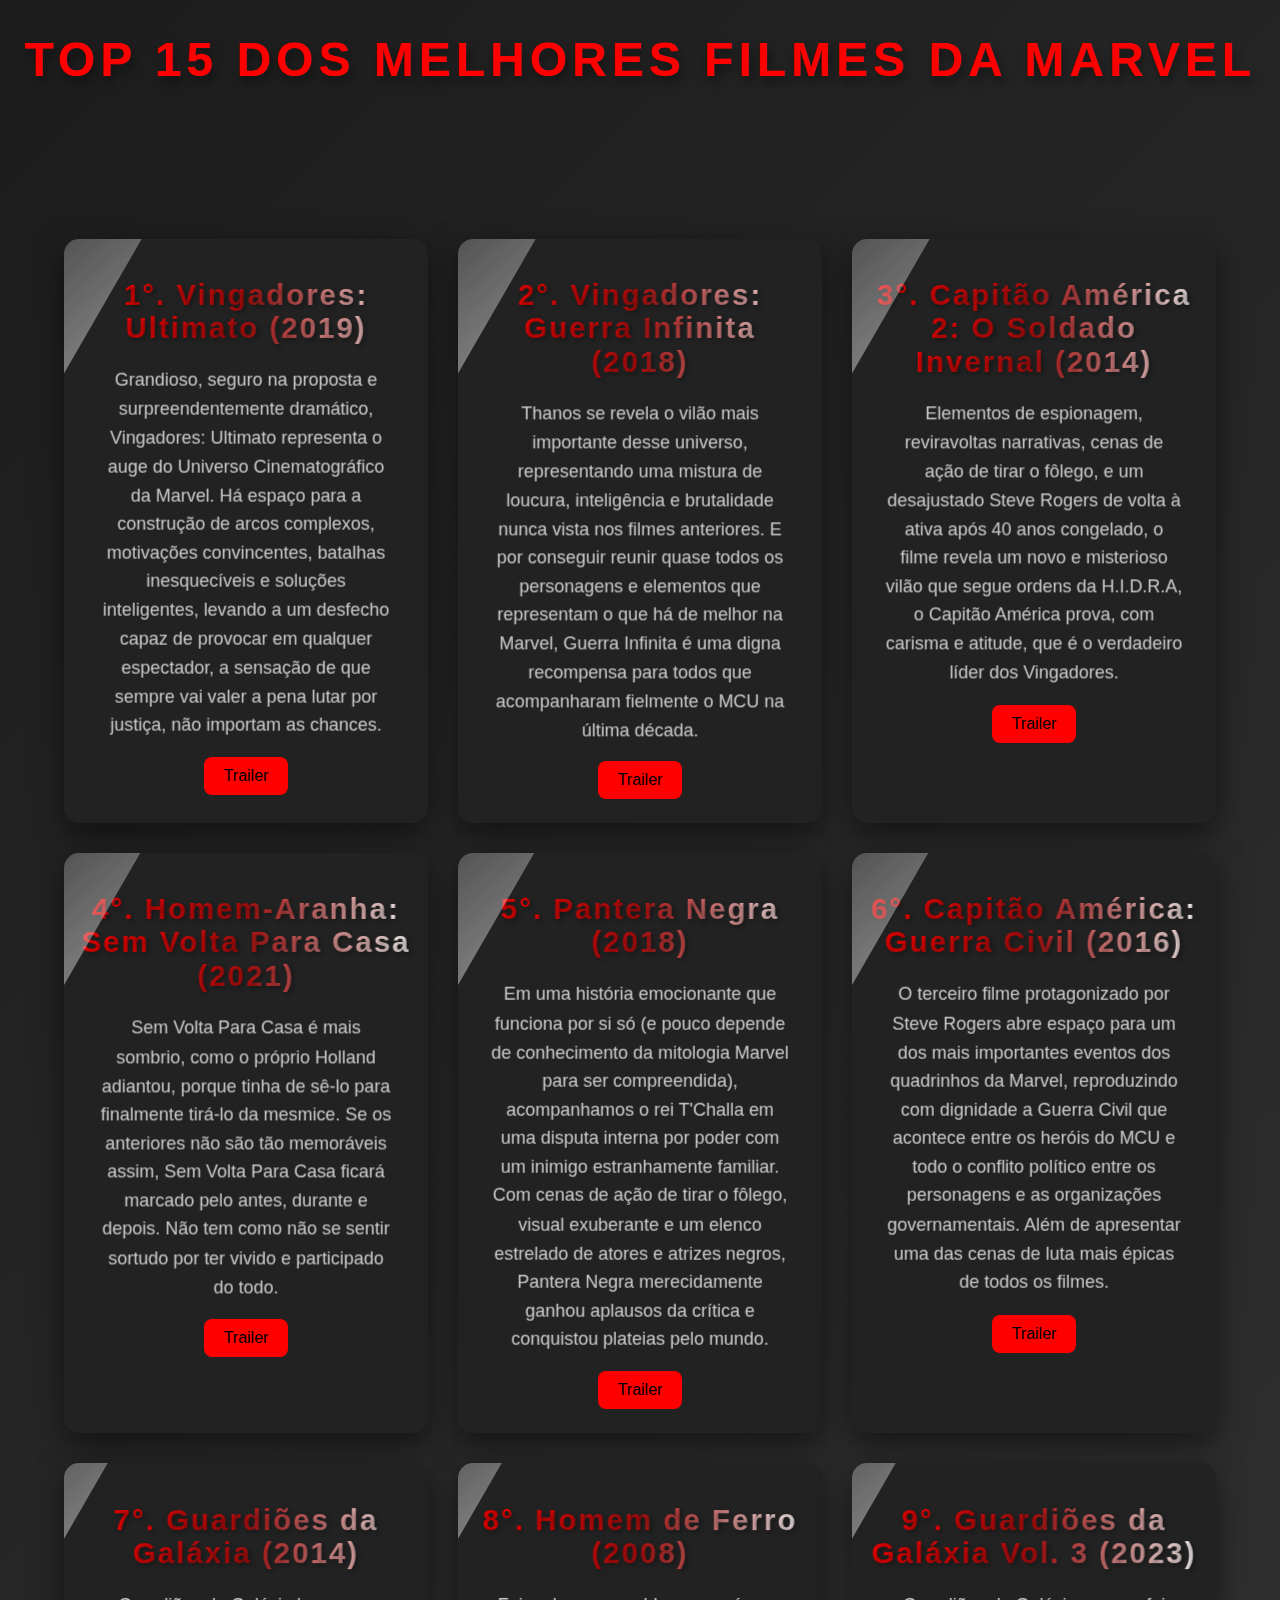
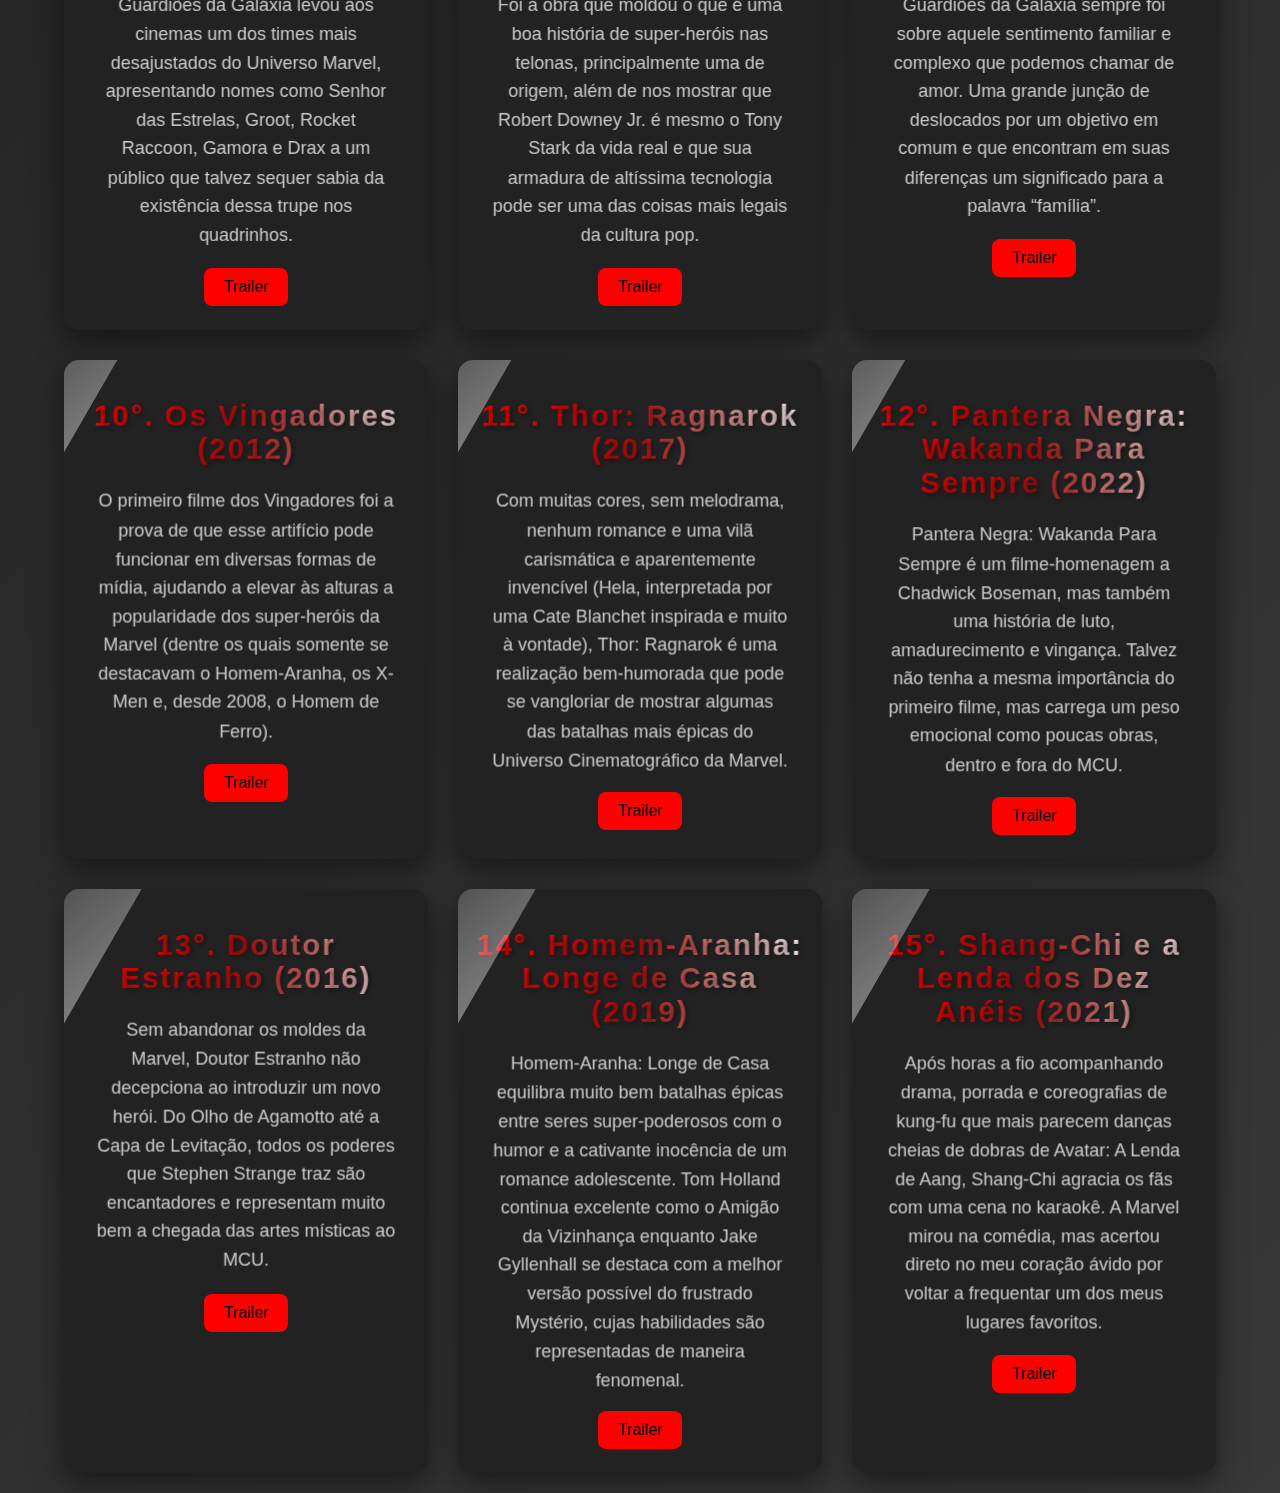
<file: filmes.html>
<!DOCTYPE html>
<html lang="pt-BR">
<head>
    <meta charset="UTF-8">
    <meta name="viewport" content="width=device-width, initial-scale=1.0">
    <title>Cartões de Filmes</title>
    <link rel="stylesheet" href="styless.css">
</head>
<body>
    <h1>Top 15 dos melhores filmes da marvel</h1>

    <div class="cards-container">
        <div class="movie-card">
            <h2>1°. Vingadores: Ultimato (2019)</h2>
            <p>Grandioso, seguro na proposta e surpreendentemente dramático, Vingadores: Ultimato representa o auge do Universo Cinematográfico da Marvel. Há espaço para a construção de arcos complexos, motivações convincentes, batalhas inesquecíveis e soluções inteligentes, levando a um desfecho capaz de provocar em qualquer espectador, a sensação de que sempre vai valer a pena lutar por justiça, não importam as chances. </p>
            <a href="https://youtu.be/PgrmbRID0eY?si=x0cTDdFfmGJRqCe-"><button class="mais">Trailer</button></a>
        </div>
        <div class="movie-card">
            <h2>2°. Vingadores: Guerra Infinita (2018)</h2>
            <p> Thanos se revela o vilão mais importante desse universo, representando uma mistura de loucura, inteligência e brutalidade nunca vista nos filmes anteriores. E por conseguir reunir quase todos os personagens e elementos que representam o que há de melhor na Marvel, Guerra Infinita é uma digna recompensa para todos que acompanharam fielmente o MCU na última década.</p>
            <a href="https://youtu.be/4jGRyEa2jhE?si=ATBDzsrLSEPX7txY"><button class="mais">Trailer</button></a>
        </div>
        <div class="movie-card">
            <h2>3°. Capitão América 2: O Soldado Invernal (2014)</h2>
            <p>Elementos de espionagem, reviravoltas narrativas, cenas de ação de tirar o fôlego, e um desajustado Steve Rogers de volta à ativa após 40 anos congelado, o filme revela um novo e misterioso vilão que segue ordens da H.I.D.R.A, o Capitão América prova, com carisma e atitude, que é o verdadeiro líder dos Vingadores.</p>
            <a href="https://youtu.be/Fl89Ym_fQJc?si=2flD5dWWw0XS5g7p"><button class="mais">Trailer</button></a>
        </div>
        <div class="movie-card">
            <h2>4°. Homem-Aranha: Sem Volta Para Casa (2021)</h2>
            <p>Sem Volta Para Casa é mais sombrio, como o próprio Holland adiantou, porque tinha de sê-lo para finalmente tirá-lo da mesmice. Se os anteriores não são tão memoráveis assim, Sem Volta Para Casa ficará marcado pelo antes, durante e depois. Não tem como não se sentir sortudo por ter vivido e participado do todo.</p>
            <a href="https://youtu.be/CyiiEJRZjSU?si=SxXvwUR34ugQNPtm"><button class="mais">Trailer</button></a>
        </div>
        <div class="movie-card">
            <h2>5°. Pantera Negra (2018)</h2>
            <p>Em uma história emocionante que funciona por si só (e pouco depende de conhecimento da mitologia Marvel para ser compreendida), acompanhamos o rei T'Challa em uma disputa interna por poder com um inimigo estranhamente familiar. Com cenas de ação de tirar o fôlego, visual exuberante e um elenco estrelado de atores e atrizes negros, Pantera Negra merecidamente ganhou aplausos da crítica e conquistou plateias pelo mundo.</p>
            <a href="https://youtu.be/wL4a4MafSjQ?si=uHZgvXdBG6WfjEWl"><button class="mais">Trailer</button></a>
        </div>
        <div class="movie-card">
            <h2>6°. Capitão América: Guerra Civil (2016)</h2>
            <p>O terceiro filme protagonizado por Steve Rogers abre espaço para um dos mais importantes eventos dos quadrinhos da Marvel, reproduzindo com dignidade a Guerra Civil que acontece entre os heróis do MCU e todo o conflito político entre os personagens e as organizações governamentais. Além de apresentar uma das cenas de luta mais épicas de todos os filmes. </p>
            <a href="https://youtu.be/FRLYZn5PGuA?si=2yiCSuFCf33FZ1cF"><button class="mais">Trailer</button></a>
        </div>
        <div class="movie-card">
            <h2>7°. Guardiões da Galáxia (2014)</h2>
            <p>Guardiões da Galáxia levou aos cinemas um dos times mais desajustados do Universo Marvel, apresentando nomes como Senhor das Estrelas, Groot, Rocket Raccoon, Gamora e Drax a um público que talvez sequer sabia da existência dessa trupe nos quadrinhos.</p>
            <a href="https://youtu.be/8VN_l57QWyQ?si=J-x_htEXd9Kvvibv"><button class="mais">Trailer</button></a>
        </div>
        <div class="movie-card">
            <h2>8°. Homem de Ferro (2008)</h2>
            <p>Foi a obra que moldou o que é uma boa história de super-heróis nas telonas, principalmente uma de origem, além de nos mostrar que Robert Downey Jr. é mesmo o Tony Stark da vida real e que sua armadura de altíssima tecnologia pode ser uma das coisas mais legais da cultura pop.</p>
            <a href="https://youtu.be/8ugaeA-nMTc?si=mWY8o2eMf0Z08acZ"><button class="mais">Trailer</button></a>
        </div>
        <div class="movie-card">
            <h2>9°. Guardiões da Galáxia Vol. 3 (2023)</h2>
            <p>Guardiões da Galáxia sempre foi sobre aquele sentimento familiar e complexo que podemos chamar de amor. Uma grande junção de deslocados por um objetivo em comum e que encontram em suas diferenças um significado para a palavra “família”. </p>
            <a href="https://youtu.be/tqot0Ws2wFs?si=ImuZj_nr6bLasU-2"><button class="mais">Trailer</button></a>
        </div>
        <div class="movie-card">
            <h2>10°. Os Vingadores (2012)</h2>
            <p>O primeiro filme dos Vingadores foi a prova de que esse artifício pode funcionar em diversas formas de mídia, ajudando a elevar às alturas a popularidade dos super-heróis da Marvel (dentre os quais somente se destacavam o Homem-Aranha, os X-Men e, desde 2008, o Homem de Ferro).</p>
            <a href="https://youtu.be/KeNEGtsCWEk?si=FL2kSjsSBTfPZJCa"><button class="mais">Trailer</button></a>
        </div>
        <div class="movie-card">
            <h2>11°. Thor: Ragnarok (2017)</h2>
            <p>Com muitas cores, sem melodrama, nenhum romance e uma vilã carismática e aparentemente invencível (Hela, interpretada por uma Cate Blanchet inspirada e muito à vontade), Thor: Ragnarok é uma realização bem-humorada que pode se vangloriar de mostrar algumas das batalhas mais épicas do Universo Cinematográfico da Marvel.</p>
            <a href="https://youtu.be/UvNnqWLruXA?si=Rmt-0CpahUMCrWgy"><button class="mais">Trailer</button></a>
        </div>
        <div class="movie-card">
            <h2>12°. Pantera Negra: Wakanda Para Sempre (2022)</h2>
            <p>Pantera Negra: Wakanda Para Sempre é um filme-homenagem a Chadwick Boseman, mas também uma história de luto, amadurecimento e vingança. Talvez não tenha a mesma importância do primeiro filme, mas carrega um peso emocional como poucas obras, dentro e fora do MCU.</p>
            <a href="https://youtu.be/FR9iLjOubWc?si=lsyJ0RJnDqQRnc0O"><button class="mais">Trailer</button></a>
        </div>
        <div class="movie-card">
            <h2>13°. Doutor Estranho (2016)</h2>
            <p>Sem abandonar os moldes da Marvel, Doutor Estranho não decepciona ao introduzir um novo herói. Do Olho de Agamotto até a Capa de Levitação, todos os poderes que Stephen Strange traz são encantadores e representam muito bem a chegada das artes místicas ao MCU.</p>
            <a href="https://youtu.be/YUfWrIcX4zw?si=JzEP8Qn0tm8W-Jbw"><button class="mais">Trailer</button></a>
        </div>
        <div class="movie-card">
            <h2>14°. Homem-Aranha: Longe de Casa (2019)</h2>
            <p>Homem-Aranha: Longe de Casa equilibra muito bem batalhas épicas entre seres super-poderosos com o humor e a cativante inocência de um romance adolescente. Tom Holland continua excelente como o Amigão da Vizinhança enquanto Jake Gyllenhall se destaca com a melhor versão possível do frustrado Mystério, cujas habilidades são representadas de maneira fenomenal.</p>
            <a href="https://youtu.be/6m4KxZsJPJ8?si=KKlYZX2dw0-DFB_i"><button class="mais">Trailer</button></a>
        </div>
        <div class="movie-card">
            <h2>15°. Shang-Chi e a Lenda dos Dez Anéis (2021)</h2>
            <p>Após horas a fio acompanhando drama, porrada e coreografias de kung-fu que mais parecem danças cheias de dobras de Avatar: A Lenda de Aang, Shang-Chi agracia os fãs com uma cena no karaokê. A Marvel mirou na comédia, mas acertou direto no meu coração ávido por voltar a frequentar um dos meus lugares favoritos. </p>
            <a href="https://youtu.be/AfHiUtxrmiY?si=i5iY9rfMWRPq99DA"><button class="mais">Trailer</button></a>
        </div>
    </div>
</body>
</html>
</file>
<file: styless.css>
/* Estilos gerais */
body {
    font-family: 'Roboto', sans-serif;
    background: linear-gradient(135deg, #1c1c1c, #383838); /* Fundo escuro com tons mais neutros */
    color: #fff;
    margin: 0;
    padding: 0;
    display: flex;
    flex-direction: column;
    align-items: center;
    min-height: 100vh;
}

/* Título fixo no topo */
h1 {
    /*position: fixed;*/
    top: 20px; /* Distância do topo da página */
    text-align: center;
    color: red;
    font-size: 3em;
    text-transform: uppercase;
    letter-spacing: 5px;
    text-shadow: 3px 6px 10px rgba(0, 0, 0, 0.4);
}

/* Container de cartões ajustado */
.cards-container {
    margin-top: 100px; /* Espaço suficiente para o título fixo não sobrepor os cartões */
    display: grid;
    grid-template-columns: repeat(auto-fit, minmax(280px, 1fr));
    gap: 30px;
    width: 90%;
    max-width: 1300px;
    padding: 20px;
}

/* Cartões ajustados */
.movie-card {
    background: #222;
    border-radius: 15px;
    padding: 20px;
    text-align: center;
    transition: transform 0.5s ease, box-shadow 0.5s ease, background 0.5s ease;
    box-shadow: 0 10px 30px rgba(0, 0, 0, 0.5);
    color: red;
    position: relative;
    overflow: hidden;
    perspective: 1000px;
    cursor: pointer;
}

.movie-card:hover {
    transform: scale(1.05) rotateY(5deg) rotateX(5deg); /* Efeito 3D ao hover */
    box-shadow: 0 20px 40px rgba(0, 0, 0, 0.7); /* Sombra mais intensa no hover */
    background: linear-gradient(135deg, #ff416c, #ff4b2b); /* Gradiente no fundo ao hover */
}

/* Efeito de iluminação */
.movie-card:before {
    content: "";
    position: absolute;
    top: -50%;
    left: -50%;
    width: 200%;
    height: 200%;
    background: radial-gradient(circle, rgba(255, 255, 255, 0.1), transparent);
    transform: rotate(-45deg);
    transition: opacity 0.8s ease, transform 0.8s ease;
    opacity: 0;
    z-index: -1;
}

.movie-card:hover:before {
    opacity: 1;
    transform: rotate(0deg);
}

/* Brilho dinâmico */
.movie-card:after {
    content: "";
    position: absolute;
    top: 0;
    left: -75%;
    width: 50%;
    height: 100%;
    background: linear-gradient(120deg, rgba(255, 255, 255, 0.1), rgba(255, 255, 255, 0.4), rgba(255, 255, 255, 0.1));
    transform: skewX(-30deg);
    transition: left 0.5s ease;
}

.movie-card:hover:after {
    left: 150%;
}

/* Título do filme */
.movie-card h2 {
    font-size: 1.8em;
    margin-bottom: 20px;
    letter-spacing: 2px;
    background: linear-gradient(to right, red, rgb(183, 14, 14), white); /* Gradiente suave no texto */
    -webkit-background-clip: text;
    -webkit-text-fill-color: transparent;
    text-shadow: 2px 2px 5px rgba(0, 0, 0, 0.4); /* Sombra sutil no texto */
}

/* Descrição do filme */
.movie-card p {
    font-size: 1.1em;
    line-height: 1.6;
    color: rgba(255, 255, 255, 0.85);
    padding: 0 15px;
    opacity: 0.9;
    transition: color 0.4s ease, opacity 0.4s ease;
}

.movie-card:hover p {
    color: #fff;
    opacity: 1;
    text-shadow: 1px 1px 8px rgba(255, 255, 255, 0.3);
}

/* Adicionando efeito de profundidade ao texto */
.movie-card h2, .movie-card p {
    transform: translateZ(20px); /* O texto "salta" levemente, criando um efeito 3D */
}

.mais{
    background-color: red;
    border: none;
    color: #000000;
    padding: 10px 20px;
    text-align: center;
    text-decoration: none;
    display: inline-block;
    font-size: 16px;
    margin: 4px 2px;
    cursor: pointer;
    border-radius: 8px;
    animation: pulse 4s infinite;
}
@keyframes pulse {
  0% {
    transform: scale(1);
  }
  50% {
    transform: scale(1.1);
  }
  100% {
    transform: scale(1);
  }
}

.mais:hover {
    animation: none;
    background-color: rgb(57, 141, 224);
}
</file>
